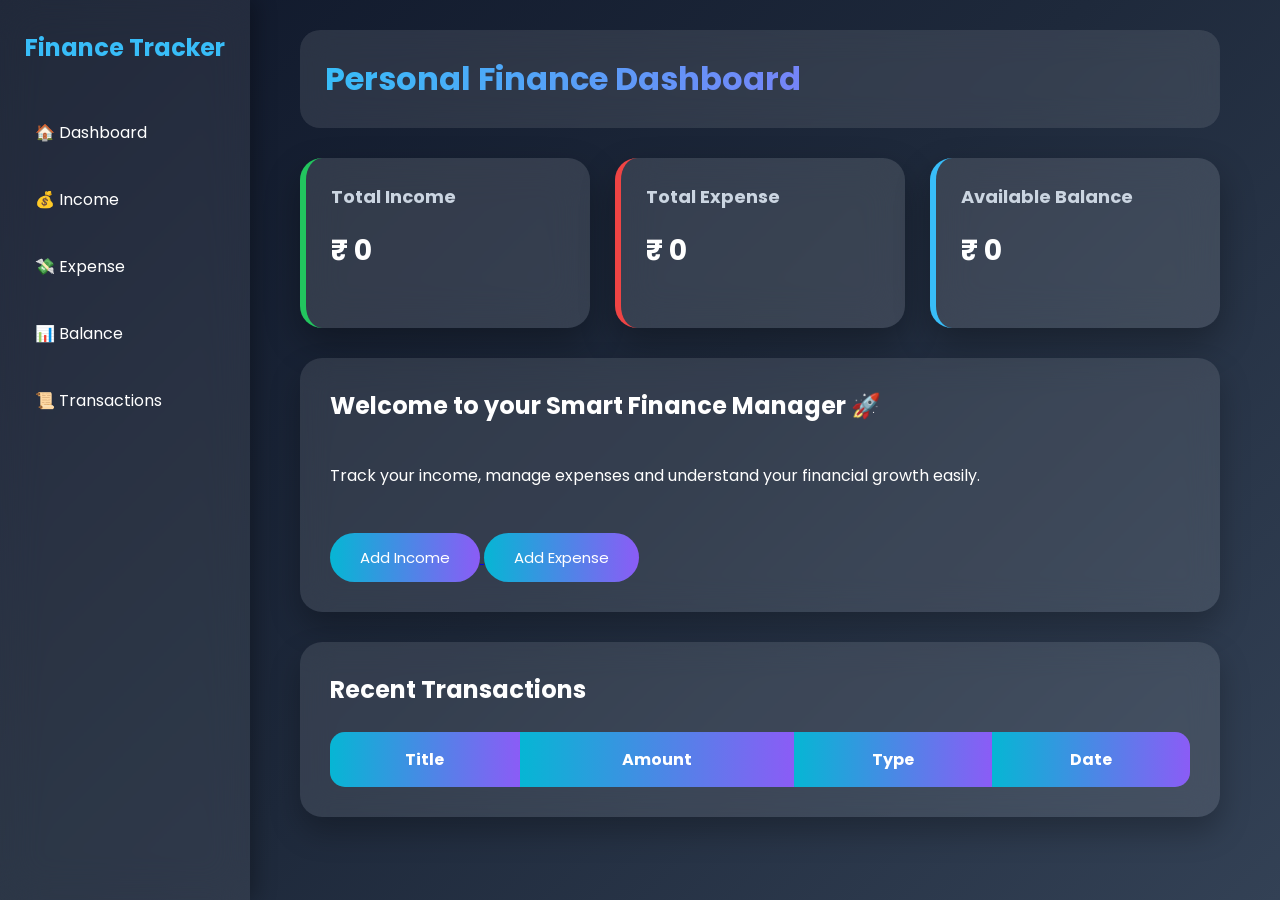
<file: Personal_Finance_Tracker/source_code/index.html>
<!DOCTYPE html>
<html lang="en">

<head>

<meta charset="UTF-8">

<meta name="viewport" content="width=device-width, initial-scale=1.0">


<title>Personal Finance Tracker</title>


<link rel="stylesheet" href="style.css">


</head>


<body>



<!-- Sidebar -->

<div class="sidebar">


<h2>Finance Tracker</h2>


<a href="index.html">🏠 Dashboard</a>

<a href="income.html">💰 Income</a>

<a href="expense.html">💸 Expense</a>

<a href="balance.html">📊 Balance</a>

<a href="transactions.html">📜 Transactions</a>


</div>





<!-- Main Container -->

<div class="container">



<div class="header">


<h1>Personal Finance Dashboard</h1>


</div>






<!-- Summary Cards -->


<div class="cards">



<div class="card income">


<h3>Total Income</h3>


<p id="income">

₹0

</p>


</div>





<div class="card expense">


<h3>Total Expense</h3>


<p id="expense">

₹0

</p>


</div>





<div class="card balance">


<h3>Available Balance</h3>


<p id="balance">

₹0

</p>


</div>




</div>








<!-- Welcome Section -->


<div class="form-box">


<h2>

Welcome to your Smart Finance Manager 🚀

</h2>


<br>


<p>

Track your income, manage expenses and understand your financial growth easily.

</p>


<br>


<a href="income.html">


<button>

Add Income

</button>


</a>



<a href="expense.html">


<button>

Add Expense

</button>


</a>



</div>








<!-- Recent Transactions -->


<div class="form-box">


<h2>

Recent Transactions

</h2>




<table>


<thead>

<tr>

<th>

Title

</th>


<th>

Amount

</th>


<th>

Type

</th>


<th>

Date

</th>


</tr>


</thead>



<tbody id="transactionTable">


</tbody>



</table>



</div>






</div>





<script src="script.js"></script>


</body>


</html>
</file>
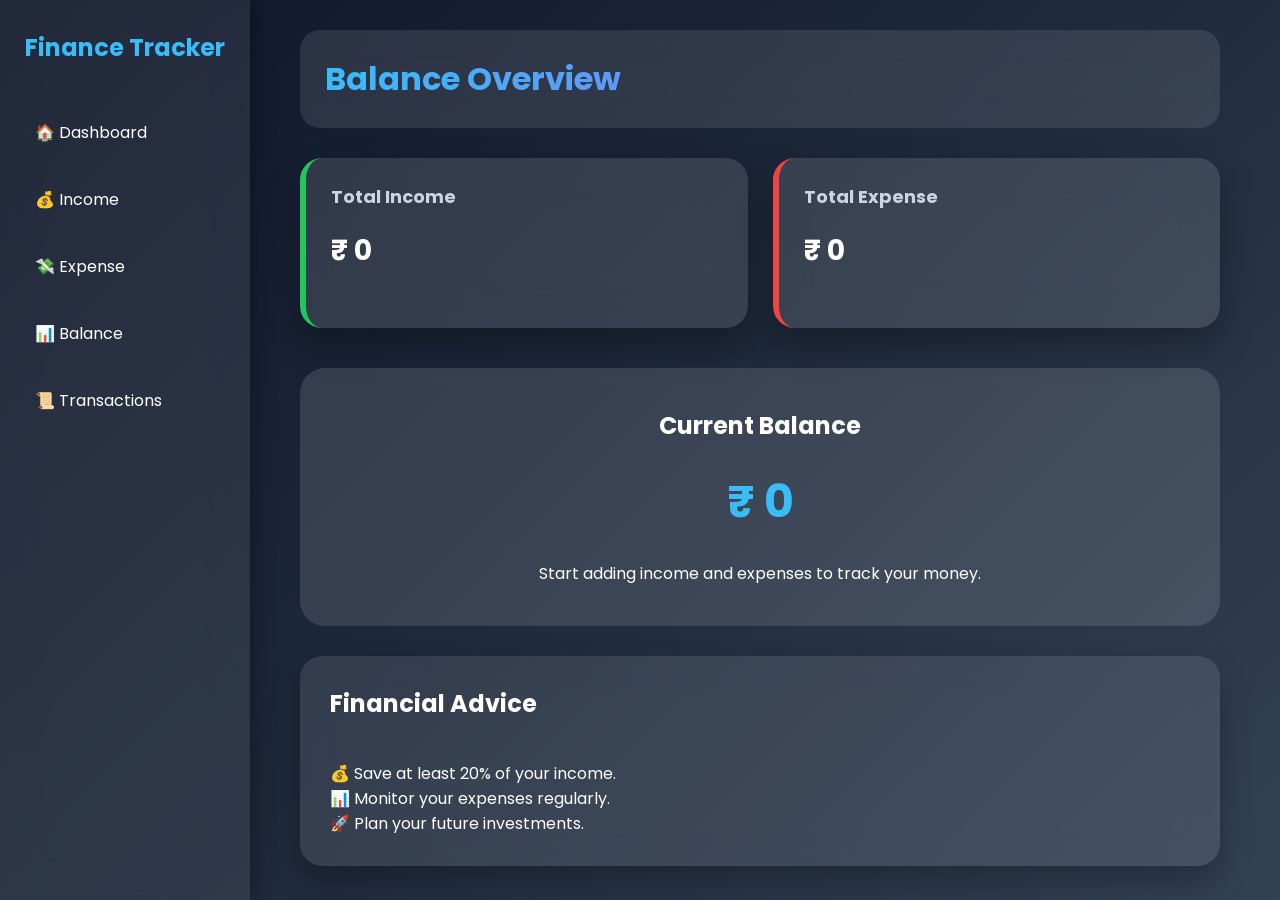
<file: Personal_Finance_Tracker/source_code/balance.html>
<!DOCTYPE html>
<html lang="en">

<head>

<meta charset="UTF-8">

<meta name="viewport" content="width=device-width, initial-scale=1.0">


<title>Balance</title>


<link rel="stylesheet" href="style.css">


</head>


<body>



<!-- Sidebar -->


<div class="sidebar">


<h2>Finance Tracker</h2>


<a href="index.html">🏠 Dashboard</a>

<a href="income.html">💰 Income</a>

<a href="expense.html">💸 Expense</a>

<a href="balance.html">📊 Balance</a>

<a href="transactions.html">📜 Transactions</a>


</div>






<!-- Main Content -->


<div class="container">



<div class="header">


<h1>

Balance Overview

</h1>


</div>







<div class="cards">



<div class="card income">


<h3>

Total Income

</h3>


<p id="income">

₹0

</p>


</div>







<div class="card expense">


<h3>

Total Expense

</h3>


<p id="expense">

₹0

</p>


</div>






</div>









<div class="balance-box">


<h2>

Current Balance

</h2>


<br>


<h1 id="balance">

₹0

</h1>



<br>


<p id="status">

Your financial status will appear here.

</p>



</div>







<div class="form-box">


<h2>

Financial Advice

</h2>


<br>


<p>

💰 Save at least 20% of your income.

</p>


<p>

📊 Monitor your expenses regularly.

</p>


<p>

🚀 Plan your future investments.

</p>



</div>






</div>







<script src="script.js"></script>



<script>


// Balance Status


function showStatus(){


let balance = totalBalance();


let status=document.getElementById("status");



if(balance > 0){


status.innerHTML=

"Excellent! You are managing your money well 🚀";


}

else if(balance == 0){


status.innerHTML=

"Start adding income and expenses to track your money.";


}

else{


status.innerHTML=

"Your expenses are higher than income. Control spending ⚠️";


}


}




window.onload=function(){


updateDashboard();

showStatus();


}



</script>



</body>


</html>
</file>
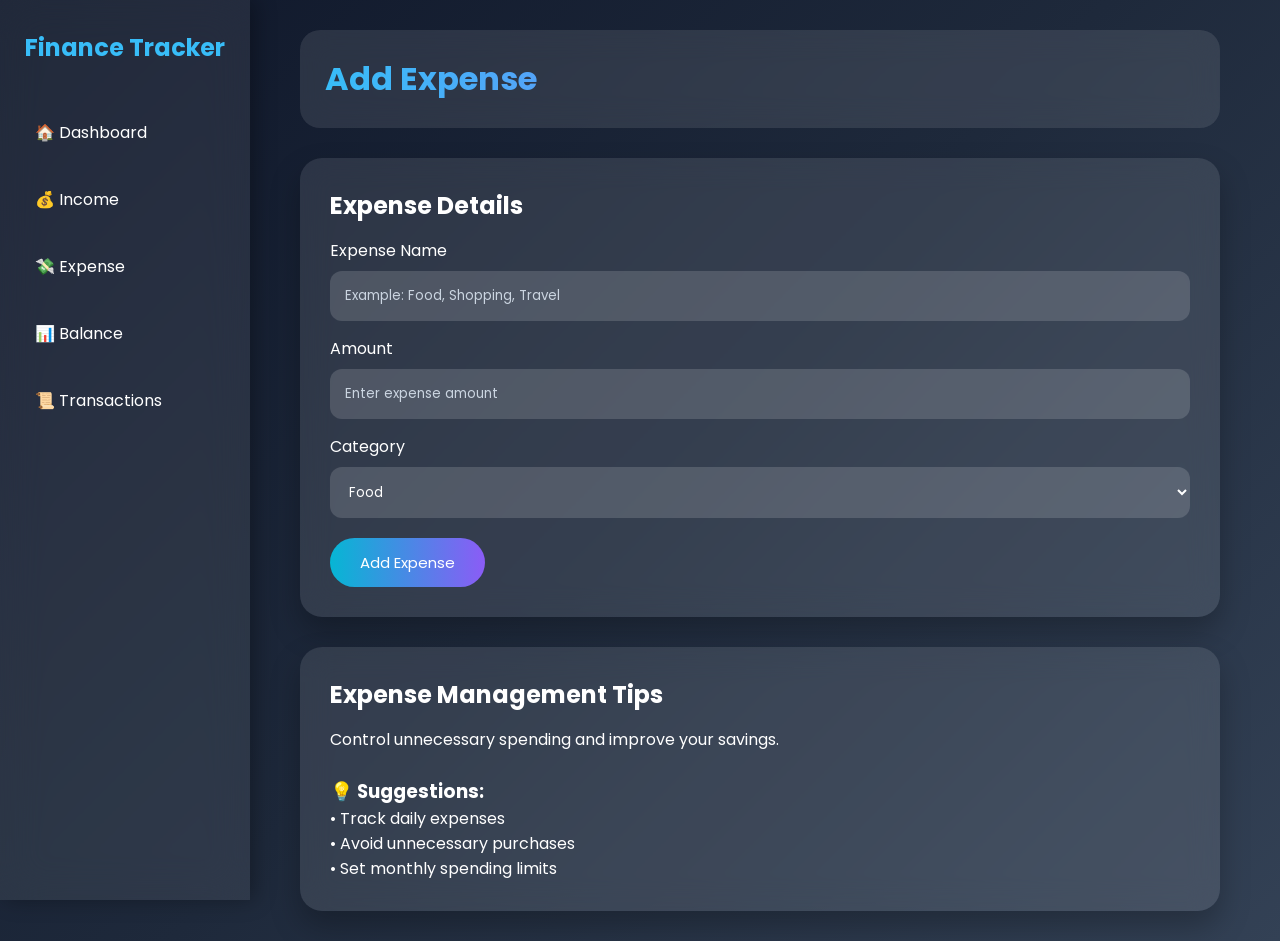
<file: Personal_Finance_Tracker/source_code/expense.html>
<!DOCTYPE html>
<html lang="en">

<head>

<meta charset="UTF-8">

<meta name="viewport" content="width=device-width, initial-scale=1.0">


<title>Add Expense</title>


<link rel="stylesheet" href="style.css">


</head>



<body>



<!-- Sidebar -->


<div class="sidebar">


<h2>Finance Tracker</h2>


<a href="index.html">🏠 Dashboard</a>

<a href="income.html">💰 Income</a>

<a href="expense.html">💸 Expense</a>

<a href="balance.html">📊 Balance</a>

<a href="transactions.html">📜 Transactions</a>


</div>








<!-- Main Content -->


<div class="container">



<div class="header">


<h1>

Add Expense

</h1>


</div>







<div class="form-box">



<h2>

Expense Details

</h2>




<label>

Expense Name

</label>


<input 

type="text"

id="title"

placeholder="Example: Food, Shopping, Travel">





<label>

Amount

</label>


<input

type="number"

id="amount"

placeholder="Enter expense amount">





<label>

Category

</label>


<select id="category">


<option>

Food

</option>


<option>

Travel

</option>


<option>

Shopping

</option>


<option>

Bills

</option>


<option>

Other

</option>


</select>






<button onclick="addTransaction('Expense')">


Add Expense


</button>



</div>









<div class="form-box">


<h2>

Expense Management Tips

</h2>



<p>

Control unnecessary spending and improve your savings.

</p>


<br>



<h3>

💡 Suggestions:

</h3>


<p>

• Track daily expenses

<br>

• Avoid unnecessary purchases

<br>

• Set monthly spending limits

</p>



</div>








</div>







<script src="script.js"></script>



</body>


</html>
</file>
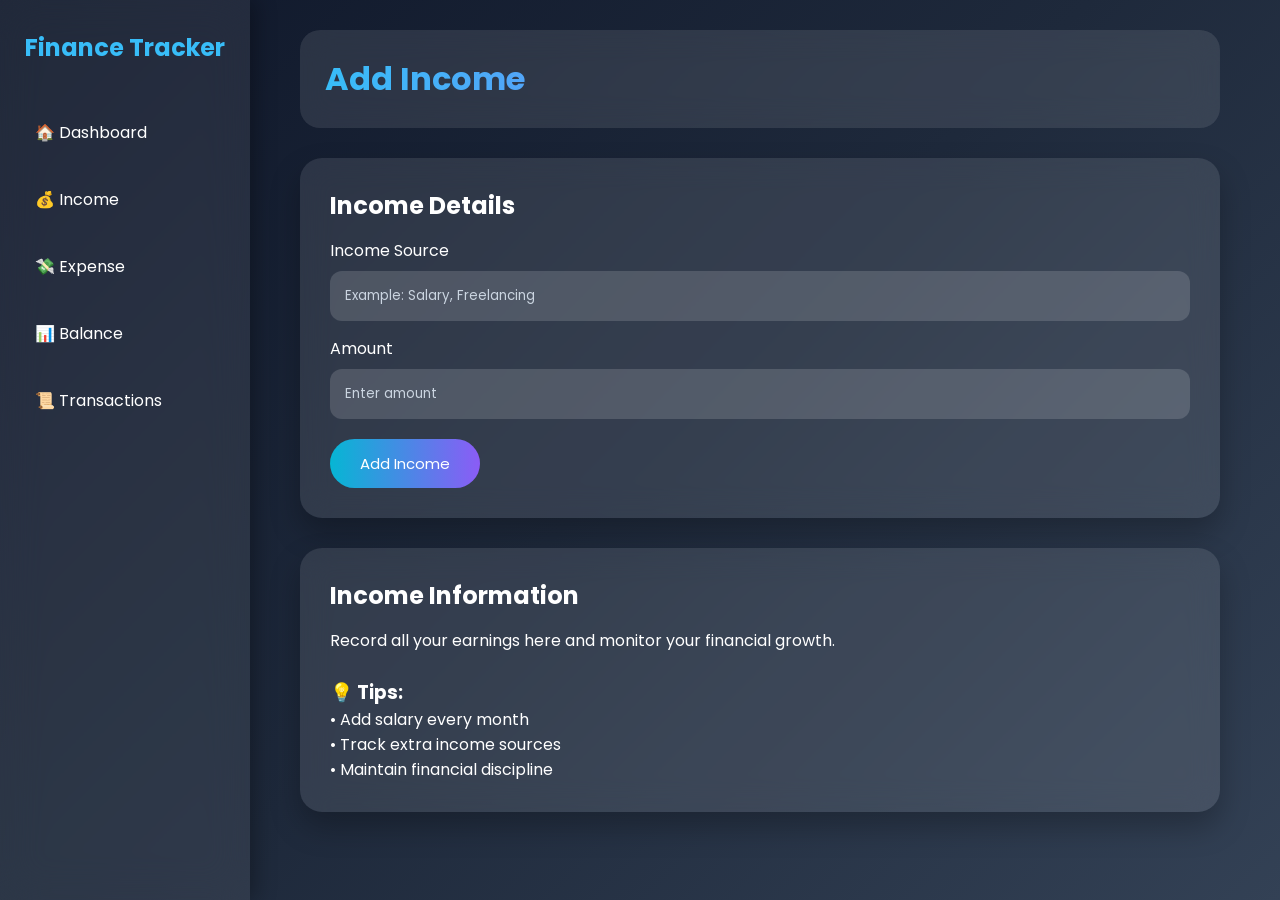
<file: Personal_Finance_Tracker/source_code/income.html>
<!DOCTYPE html>
<html lang="en">

<head>

<meta charset="UTF-8">

<meta name="viewport" content="width=device-width, initial-scale=1.0">


<title>Add Income</title>


<link rel="stylesheet" href="style.css">


</head>



<body>



<!-- Sidebar -->


<div class="sidebar">


<h2>Finance Tracker</h2>


<a href="index.html">🏠 Dashboard</a>

<a href="income.html">💰 Income</a>

<a href="expense.html">💸 Expense</a>

<a href="balance.html">📊 Balance</a>

<a href="transactions.html">📜 Transactions</a>



</div>







<!-- Main Content -->


<div class="container">



<div class="header">


<h1>

Add Income

</h1>


</div>







<div class="form-box">



<h2>

Income Details

</h2>




<label>

Income Source

</label>


<input 

type="text"

id="title"

placeholder="Example: Salary, Freelancing">





<label>

Amount

</label>


<input

type="number"

id="amount"

placeholder="Enter amount">





<button onclick="addTransaction('Income')">


Add Income


</button>



</div>








<div class="form-box">


<h2>

Income Information

</h2>



<p>

Record all your earnings here and monitor your financial growth.

</p>



<br>


<h3>

💡 Tips:

</h3>


<p>

• Add salary every month

<br>

• Track extra income sources

<br>

• Maintain financial discipline

</p>



</div>







</div>





<script src="script.js"></script>



</body>


</html>
</file>
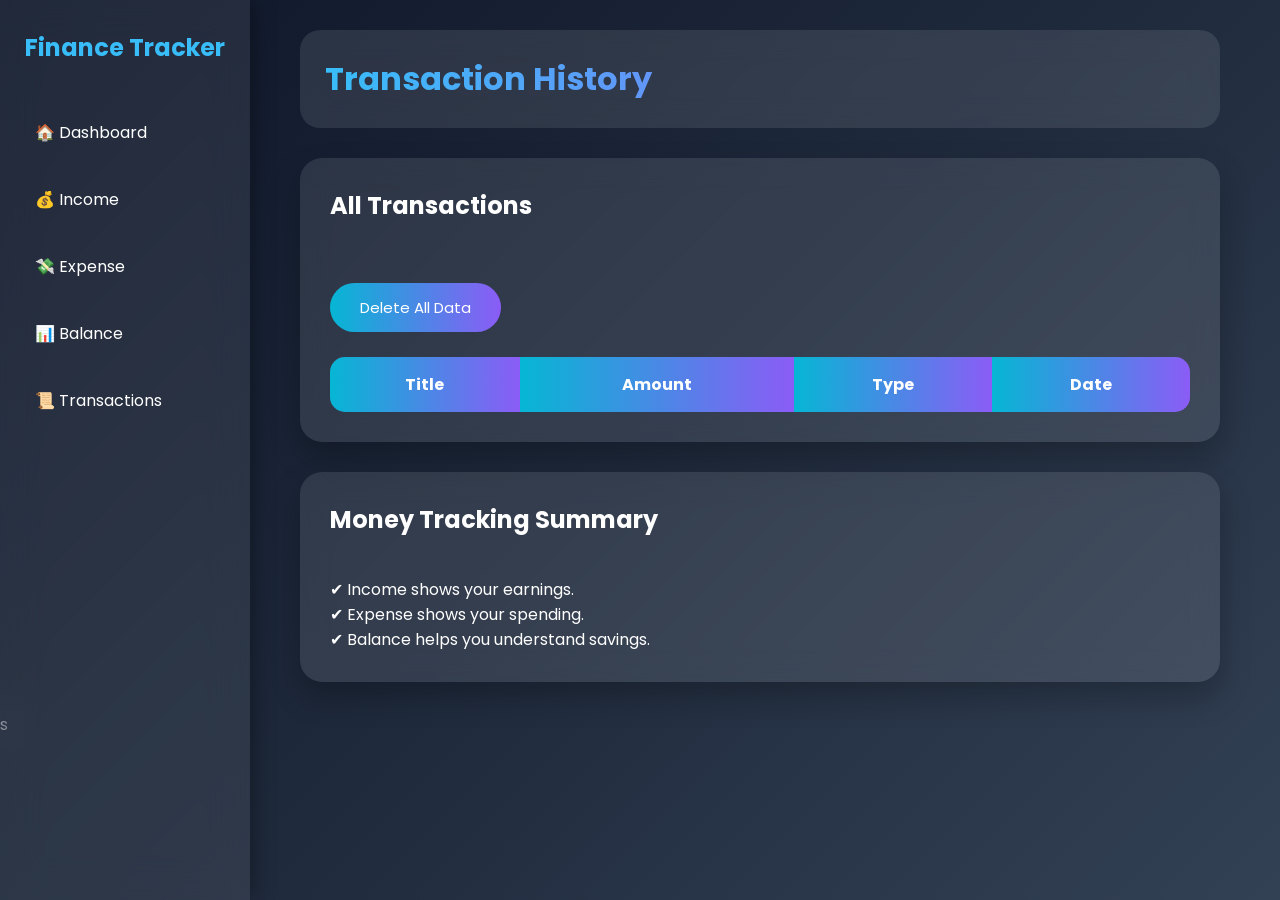
<file: Personal_Finance_Tracker/source_code/transactions.html>
<!DOCTYPE html>
<html lang="en">

<head>

<meta charset="UTF-8">

<meta name="viewport" content="width=device-width, initial-scale=1.0">


<title>Transactions</title>


<link rel="stylesheet" href="style.css">


</head>



<body>



<!-- Sidebar -->


<div class="sidebar">


<h2>Finance Tracker</h2>


<a href="index.html">🏠 Dashboard</a>

<a href="income.html">💰 Income</a>

<a href="expense.html">💸 Expense</a>

<a href="balance.html">📊 Balance</a>

<a href="transactions.html">📜 Transactions</a>


</div>








<!-- Main Content -->


<div class="container">



<div class="header">


<h1>

Transaction History

</h1>


</div>









<div class="form-box">



<h2>

All Transactions

</h2>


<br>


<button onclick="clearData()">

Delete All Data

</button>






<table>


<thead>


<tr>


<th>

Title

</th>


<th>

Amount

</th>


<th>

Type

</th>


<th>

Date

</th>



</tr>



</thead>






<tbody id="transactionTable">


</tbody>





</table>





</div>









<div class="form-box">


<h2>

Money Tracking Summary

</h2>


<br>


<p>

✔ Income shows your earnings.

</p>


<p>

✔ Expense shows your spending.

</p>


<p>

✔ Balance helps you understand savings.

</p>



</div>








</div>








<script src="script.js"></script>



</body>


</html>s
</file>
<file: Personal_Finance_Tracker/source_code/style.css>
/* =========================================
   PERSONAL FINANCE TRACKER
   PREMIUM DASHBOARD CSS
========================================= */


@import url('https://fonts.googleapis.com/css2?family=Poppins:wght@300;400;500;600;700&display=swap');


*{

    margin:0;
    padding:0;
    box-sizing:border-box;
    font-family:'Poppins',sans-serif;

}



body{

    min-height:100vh;

    background:
    linear-gradient(135deg,#0f172a,#1e293b,#334155);

    color:white;

}



/* ==============================
        SIDEBAR
============================== */


.sidebar{

    position:fixed;

    top:0;
    left:0;

    width:250px;

    height:100vh;

    padding:30px 20px;


    background:
    rgba(255,255,255,0.08);


    backdrop-filter:blur(20px);


    box-shadow:
    5px 0 20px rgba(0,0,0,0.3);


}



.sidebar h2{

    text-align:center;

    margin-bottom:40px;

    color:#38bdf8;

}



.sidebar a{

    display:block;

    padding:15px;

    margin:12px 0;


    color:white;

    text-decoration:none;


    border-radius:12px;


    transition:.3s;


}



.sidebar a:hover{

    background:

    linear-gradient(90deg,#06b6d4,#8b5cf6);


    transform:translateX(8px);

}






/* ==============================
        MAIN CONTAINER
============================== */


.container{


    margin-left:270px;


    width:calc(100% - 300px);


    padding:30px;


}






/* ==============================
        HEADER
============================== */


.header{


    padding:25px;


    border-radius:20px;


    background:

    rgba(255,255,255,0.1);


    backdrop-filter:blur(15px);


}



.header h1{


    font-size:32px;


    background:

    linear-gradient(90deg,#38bdf8,#a855f7);


    -webkit-background-clip:text;


    color:transparent;


}







/* ==============================
        DASHBOARD CARDS
============================== */



.cards{


    display:grid;


    grid-template-columns:

    repeat(auto-fit,minmax(250px,1fr));


    gap:25px;


    margin-top:30px;


}





.card{


    padding:25px;


    min-height:170px;


    border-radius:22px;


    background:

    rgba(255,255,255,0.12);


    backdrop-filter:blur(20px);


    box-shadow:

    0 15px 35px rgba(0,0,0,.3);


    transition:.4s;


    overflow:hidden;


}



.card:hover{


    transform:translateY(-10px);


}





.card h3{


    color:#cbd5e1;


    font-size:18px;


}





.card p{


    margin-top:20px;


    font-size:28px;


    font-weight:700;


    color:white;


    max-width:100%;


    overflow:hidden;


    text-overflow:ellipsis;


    white-space:nowrap;


}





.income{


    border-left:6px solid #22c55e;


}



.expense{


    border-left:6px solid #ef4444;


}



.balance{


    border-left:6px solid #38bdf8;


}







/* ==============================
        FORMS
============================== */


.form-box{


    margin-top:30px;


    padding:30px;


    border-radius:22px;


    background:

    rgba(255,255,255,0.1);


    backdrop-filter:blur(15px);


    box-shadow:

    0 15px 30px rgba(0,0,0,.25);


}



.form-box h2{


    margin-bottom:15px;


}





label{


    display:block;


    margin-top:15px;


}





input,
select{


    width:100%;


    padding:15px;


    margin-top:8px;


    border:none;


    outline:none;


    border-radius:12px;


    background:

    rgba(255,255,255,.15);


    color:white;


}



option{

    color:black;

}



input::placeholder{


    color:#cbd5e1;


}







/* ==============================
        BUTTON
============================== */


button{


    margin-top:20px;


    padding:13px 30px;


    border:none;


    border-radius:30px;


    cursor:pointer;


    color:white;


    font-size:15px;


    background:


    linear-gradient(90deg,#06b6d4,#8b5cf6);


    transition:.3s;


}



button:hover{


    transform:scale(1.05);


    box-shadow:

    0 0 20px #38bdf8;


}







/* ==============================
        TABLE
============================== */


table{


    width:100%;


    margin-top:25px;


    border-collapse:collapse;


    overflow:hidden;


    border-radius:15px;


    background:

    rgba(255,255,255,.08);


}



th{


    padding:15px;


    background:


    linear-gradient(90deg,#06b6d4,#8b5cf6);


}



td{


    padding:15px;


    text-align:center;


    border-bottom:

    1px solid rgba(255,255,255,.1);


}



tr:hover{


    background:

    rgba(255,255,255,.1);


}







/* ==============================
        BALANCE BOX
============================== */


.balance-box{


    margin-top:40px;


    padding:40px;


    text-align:center;


    border-radius:25px;


    background:

    rgba(255,255,255,.12);


}





.balance-box h1{


    font-size:45px;


    color:#38bdf8;


    overflow:hidden;


    text-overflow:ellipsis;


}








/* ==============================
        ANIMATION
============================== */


.card,
.form-box,
.balance-box{


    animation:

    slide .7s ease;


}



@keyframes slide{


from{


opacity:0;

transform:translateY(30px);


}


to{


opacity:1;

transform:translateY(0);


}


}








/* ==============================
        RESPONSIVE DESIGN
============================== */


@media(max-width:900px){


.sidebar{


    position:relative;


    width:100%;


    height:auto;


}



.container{


    margin-left:0;


    width:100%;


}



.cards{


    grid-template-columns:1fr;


}




.header h1{


    font-size:24px;


}



.card p{


    font-size:24px;


}


table{


    display:block;


    overflow-x:auto;


}



}
</file>
